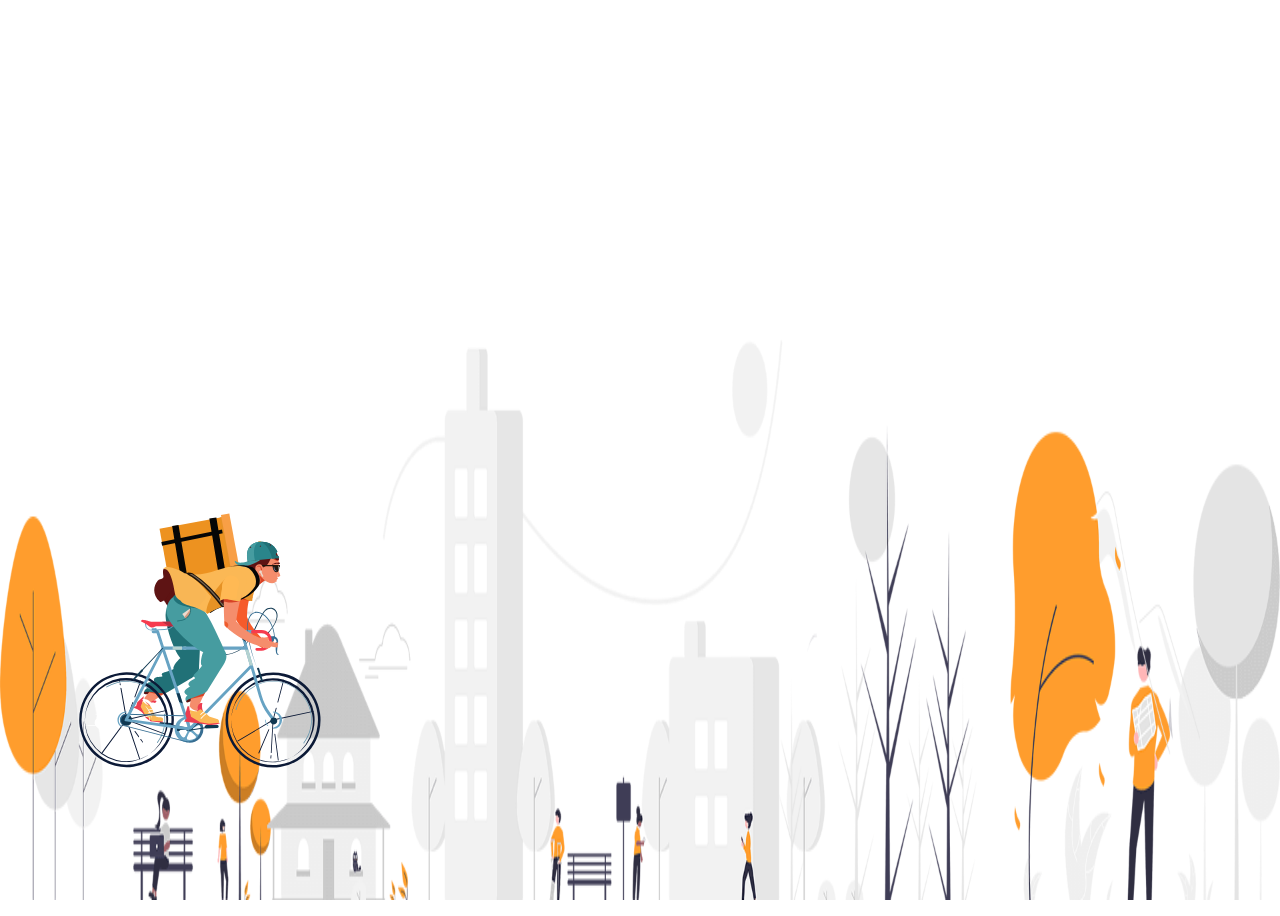
<file: Index.html>
<!DOCTYPE html>
<html lang="en">
<head>
    <meta charset="UTF-8">
    <meta name="viewport" content="width=device-width, initial-scale=1.0">
    <title>Document</title>
    <link rel="stylesheet" href="./delivery.css">
    <link rel="stylesheet" href="./move.css">
</head>
<body>
         <!-- <img src="./footer-illustration.png" alt="">-->

         <div>
            <div class="delivery-boy" style="position: relative;">
            
                <img src="./delivery-boy.svg" style="position: absolute;left:0px; top: 485px;">
            </div>


            </div>
            
               
         
</body>
</html>
</file>
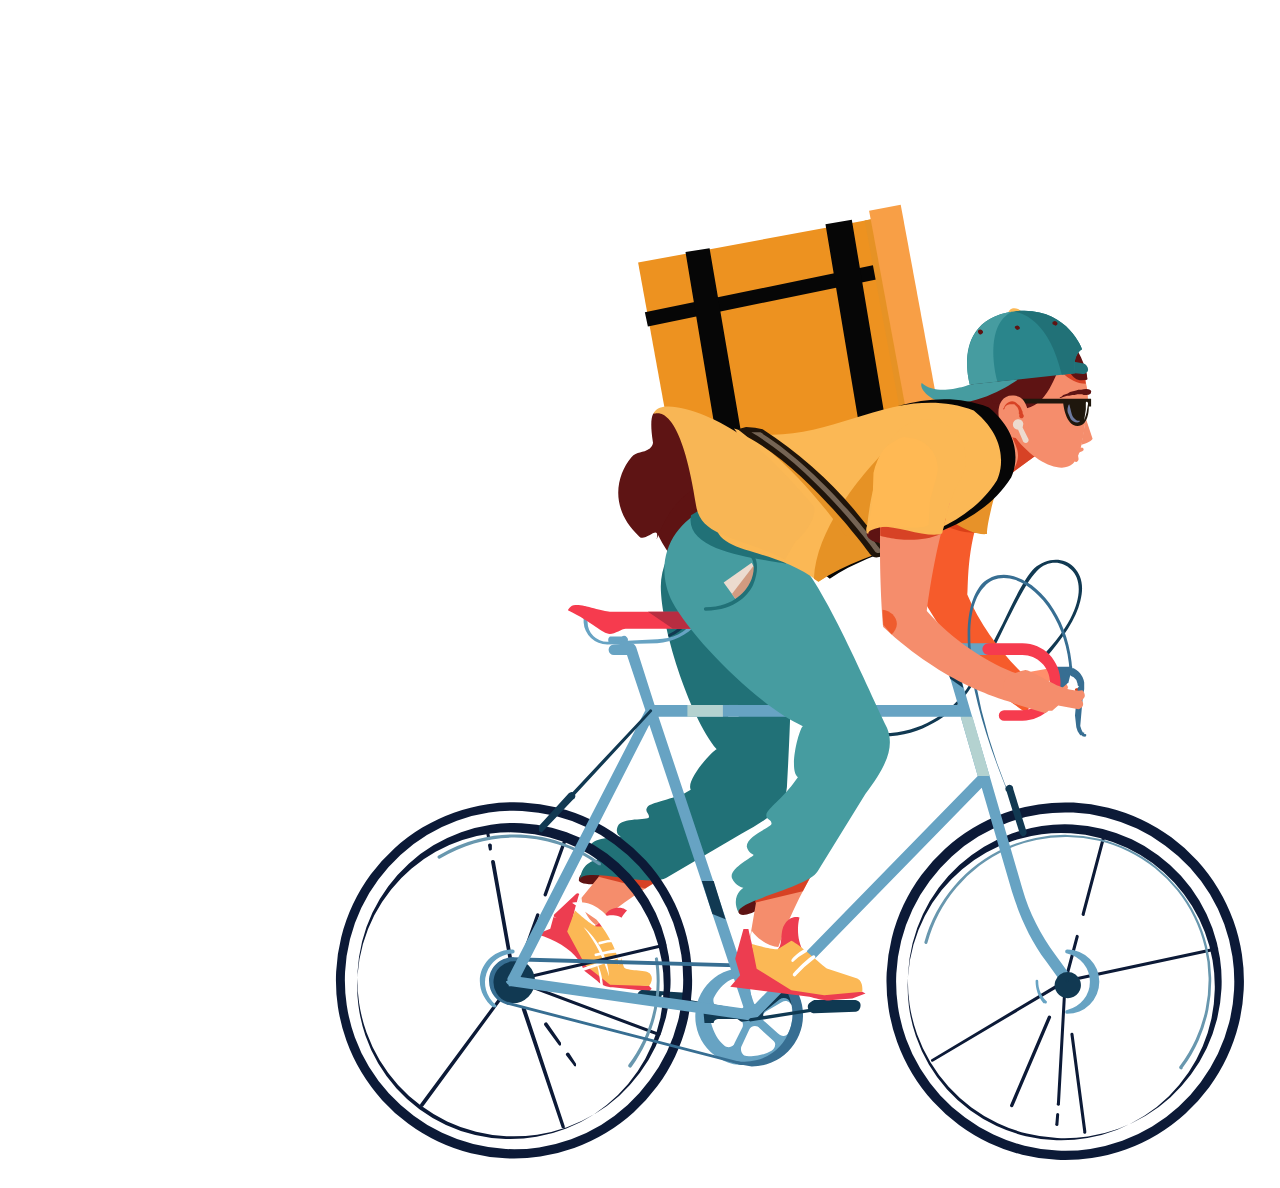
<file: move.html>
<!DOCTYPE html>
<html lang="en">
<head>
    <meta charset="UTF-8">
    <meta name="viewport" content="width=device-width, initial-scale=1.0">
    <title>Document</title>
    <link rel="stylesheet" href="./move.css">
</head>
<body>
    
    <div>
        <div style="position: relative;">
            <img src="./delivery-boy.svg" style="position: absolute; left: 60px; top:120px;">
        </div>


        </div>
</body>
</html>
</file>
<file: delivery.css>
body{
    background-image: url("./footer-illustration.png");
    /* background-size: contain; */
    background-size: 100vw 100vh;
    background-repeat:no-repeat ;
    background-attachment: scroll;
    width: 100vw;
    /* height: 100vh; */
    min-height: 100vh;
}
</file>
<file: move.css>
.delivery-boy{
    width: 25vw;
    position: absolute;
    /* animation-direction: forward; */
    animation: moveRight 8s ease-in  infinite;
    
}

@keyframes moveRight{
    from {
        left:0;
    }
    to {
        left:100%;
    }
}
</file>
